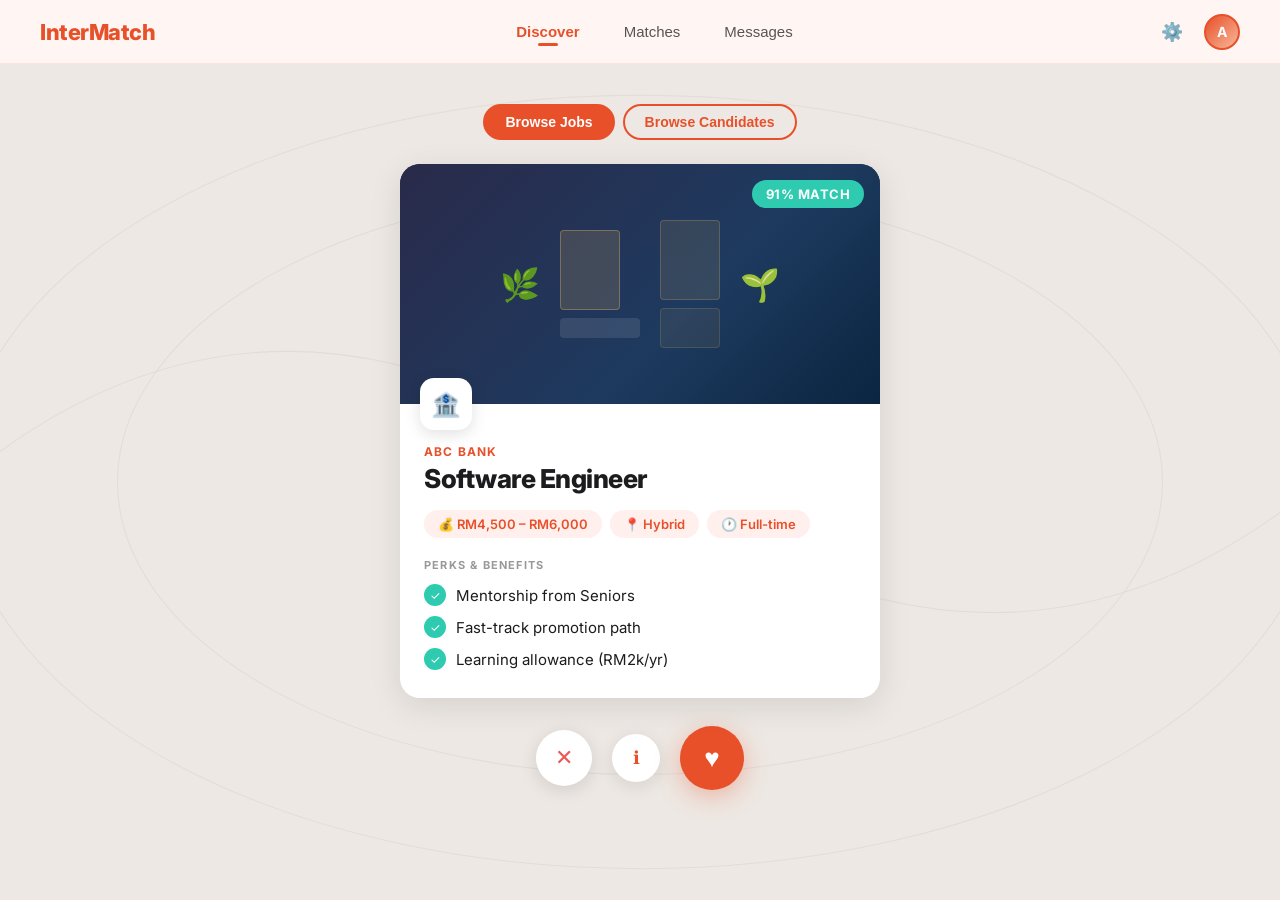
<file: index.html>
<!DOCTYPE html>
<html lang="en">
<head>
<meta charset="UTF-8">
<meta name="viewport" content="width=device-width, initial-scale=1.0">
<title>InterMatch – Recruitment Reimagined</title>
<link rel="stylesheet" href="style.css">
<base target="_blank">
</head>
<body>

<!-- NAV -->
<nav>
  <div class="logo">InterMatch</div>
  <div class="nav-tabs">
    <button class="nav-tab active" onclick="showScreen('discover', this)">Discover</button>
    <button class="nav-tab" onclick="showScreen('matches', this)">Matches</button>
    <button class="nav-tab" onclick="showScreen('messages', this)">Messages</button>
  </div>
  <div class="nav-right">
    <div class="nav-icon" title="Settings">⚙️</div>
    <div class="avatar">A</div>
  </div>
</nav>

<!-- ══ DISCOVER ══ -->
<div id="discover" class="screen active">
  <div class="card-mode-toggle">
    <button class="mode-btn active" id="modeJobs" onclick="setMode('jobs')">Browse Jobs</button>
    <button class="mode-btn" id="modeCandidates" onclick="setMode('candidates')">Browse Candidates</button>
  </div>

  <div class="swipe-stack" id="swipeStack">
    <!-- Cards injected by JS -->
  </div>

  <div class="swipe-actions">
    <button class="action-btn btn-pass" onclick="swipe('left')" title="Pass">✕</button>
    <button class="action-btn btn-info" title="More info">ℹ</button>
    <button class="action-btn btn-like" onclick="swipe('right')" title="Interested">♥</button>
  </div>
</div>

<!-- ══ MATCHES ══ -->
<div id="matches" class="screen">
  <div class="page-title">Your Matches</div>
  <div class="page-subtitle">Manage your professional connections and active conversations.</div>

  <div class="section-header">
    <div class="section-title">New Matches</div>
    <div class="new-badge">4 New</div>
  </div>
  <div class="new-matches-row" id="newMatchesRow"></div>

  <div class="section-header">
    <div class="section-title">Conversations</div>
    <div class="convo-search">🔍 Search chats...</div>
  </div>
  <div class="conversations" id="convoList"></div>
</div>

<!-- ══ MESSAGES ══ -->
<div id="messages" class="screen">
  <div class="msg-sidebar">
    <div class="section-title" style="margin-bottom:16px">Messages</div>
    <div id="msgSidebarList"></div>
  </div>
  <div class="msg-main">
    <div class="msg-header">
      <div class="msg-header-av">🏦</div>
      <div>
        <div class="msg-header-name">Marcus Chen · TechFlow</div>
        <div class="msg-header-status">● Online</div>
      </div>
    </div>
    <div class="msg-body" id="msgBody">
      <div>
        <div class="bubble them">Hey! We loved your portfolio. When are you free to chat about the lead role?</div>
        <div class="bubble-time">Oct 24, 10:42 AM</div>
      </div>
      <div>
        <div class="bubble me">Thanks so much! I'm available this Thursday afternoon or Friday morning.</div>
        <div class="bubble-time">Oct 24, 11:05 AM</div>
      </div>
      <div>
        <div class="bubble them">Thursday works great. I'll send over a calendar invite for 2 PM.</div>
        <div class="bubble-time">Oct 24, 11:18 AM</div>
      </div>
      <div>
        <div class="bubble me">Perfect, looking forward to it! 🙌</div>
        <div class="bubble-time">Oct 24, 11:20 AM</div>
      </div>
    </div>
    <div class="msg-input-row">
      <input class="msg-input" id="msgInput" placeholder="Type a message..." onkeydown="handleMsgKey(event)">
      <button class="send-btn" onclick="sendMessage()">➤</button>
    </div>
  </div>
</div>

<!-- ══ MATCH MODAL ══ -->
<div class="modal-overlay" id="matchModal">
  <div class="match-modal">
    <div class="match-heart">❤️</div>
    <div class="match-avatars">
      <div class="match-av">😊</div>
      <div class="match-av company" id="modalCompanyIcon">🏦</div>
    </div>
    <div class="match-title">It's a Match!</div>
    <div class="match-subtitle">You and <strong id="modalCompanyName">ABC Bank</strong> have expressed interest.</div>
    <button class="btn-primary" onclick="goToMessages()">💬 Send a Message</button>
    <button class="btn-secondary" onclick="closeModal()">Keep Swiping →</button>
    <div class="compat-badge"><div class="compat-dot"></div><span id="modalCompat">94% Compatibility Match</span></div>
  </div>
</div>

<script src="script.js"></script>
</body>
</html>
</file>
<file: style.css>
@import url('https://fonts.googleapis.com/css2?family=Inter:wght@400;500;600;700;800&display=swap');

  *, *::before, *::after { box-sizing: border-box; margin: 0; padding: 0; }

  :root {
    --brand: #E8502A;
    --brand-light: #FFF0ED;
    --brand-hover: #c93f1d;
    --teal: #2ECBB0;
    --teal-light: #D6F6F1;
    --dark: #1C1C1E;
    --mid: #555;
    --soft: #999;
    --bg: #FFF6F4;
    --white: #ffffff;
    --card-shadow: 0 8px 32px rgba(0,0,0,0.10);
    --radius: 20px;
  }

  body {
    font-family: 'Inter', sans-serif;
    background: var(--bg);
    color: var(--dark);
    min-height: 100vh;
  }

  /* ── NAV ── */
  nav {
    position: sticky; top: 0; z-index: 100;
    background: rgba(255,246,244,0.92);
    backdrop-filter: blur(12px);
    border-bottom: 1px solid rgba(232,80,42,0.10);
    display: flex; align-items: center; justify-content: space-between;
    padding: 0 40px; height: 64px;
  }
  .logo { font-size: 22px; font-weight: 800; color: var(--brand); letter-spacing: -0.5px; }
  .nav-tabs { display: flex; gap: 4px; }
  .nav-tab {
    padding: 8px 20px; border-radius: 30px;
    font-size: 15px; font-weight: 500; color: var(--mid);
    cursor: pointer; border: none; background: transparent;
    transition: all .2s;
    position: relative;
  }
  .nav-tab.active { color: var(--brand); font-weight: 700; }
  .nav-tab.active::after {
    content: ''; position: absolute; bottom: 2px; left: 50%; transform: translateX(-50%);
    width: 20px; height: 3px; border-radius: 2px; background: var(--brand);
  }
  .nav-tab:hover { background: var(--brand-light); color: var(--brand); }
  .nav-right { display: flex; align-items: center; gap: 14px; }
  .nav-icon { width: 36px; height: 36px; display: flex; align-items: center; justify-content: center;
    border-radius: 50%; cursor: pointer; color: var(--mid); font-size: 18px;
    transition: background .2s; }
  .nav-icon:hover { background: var(--brand-light); color: var(--brand); }
  .avatar { width: 36px; height: 36px; border-radius: 50%; background: linear-gradient(135deg,#e8502a,#f7b89a);
    border: 2px solid var(--brand); cursor: pointer; overflow: hidden; display: flex; align-items: center; justify-content: center;
    font-weight: 700; color: white; font-size: 14px; }

  /* ── SCREENS ── */
  .screen { display: none; }
  .screen.active { display: block; }

  /* ── DISCOVER ── */
  #discover {
    min-height: calc(100vh - 64px);
    background: url("data:image/svg+xml,%3Csvg xmlns='http://www.w3.org/2000/svg' width='1400' height='800' viewBox='0 0 1400 800'%3E%3Crect fill='%23ede8e3' width='1400' height='800'/%3E%3Cg opacity='.18'%3E%3Cellipse cx='700' cy='400' rx='650' ry='370' fill='none' stroke='%23aaa' stroke-width='1'/%3E%3Cellipse cx='700' cy='400' rx='500' ry='280' fill='none' stroke='%23aaa' stroke-width='1'/%3E%3Cpath d='M50 400 Q350 150 700 400 Q1050 650 1350 400' fill='none' stroke='%23aaa' stroke-width='1'/%3E%3C/g%3E%3C/svg%3E") center/cover;
    display: flex; flex-direction: column; align-items: center;
    padding: 40px 20px 100px;
    position: relative;
  }
  #discover.active { display: flex; }

  .swipe-stack {
    position: relative; width: 480px; max-width: 100%;
  }

  .job-card {
    background: var(--white);
    border-radius: var(--radius);
    box-shadow: var(--card-shadow);
    overflow: hidden;
    transition: transform .3s, opacity .3s;
    position: relative;
  }
  .job-card-img {
    width: 100%; height: 240px; object-fit: cover;
    background: linear-gradient(135deg, #1a1a2e 0%, #16213e 50%, #0f3460 100%);
    position: relative; display: flex; align-items: flex-end;
  }
  .job-card-img-inner {
    width: 100%; height: 100%;
    background: linear-gradient(135deg, #2a2a4a 0%, #1e3a5f 60%, #0a2540 100%);
    position: relative; overflow: hidden;
  }
  .office-illustration {
    position: absolute; bottom: 0; left: 0; right: 0; top: 0;
    display: flex; align-items: center; justify-content: center;
    gap: 20px;
  }
  .office-col { display: flex; flex-direction: column; gap: 8px; }
  .office-window { width: 60px; height: 80px; background: rgba(255,200,100,.15);
    border: 1px solid rgba(255,200,100,.3); border-radius: 4px; }
  .office-plant { font-size: 32px; }
  .office-desk { width: 80px; height: 20px; background: rgba(255,255,255,.1); border-radius: 4px; }

  .match-badge {
    position: absolute; top: 16px; right: 16px;
    background: var(--teal); color: white;
    font-size: 13px; font-weight: 700; padding: 6px 14px;
    border-radius: 30px; letter-spacing: .5px;
  }
  .company-icon {
    position: absolute; left: 20px; bottom: -26px;
    width: 52px; height: 52px; border-radius: 14px;
    background: white; box-shadow: 0 4px 16px rgba(0,0,0,.12);
    display: flex; align-items: center; justify-content: center;
    font-size: 24px;
  }
  .job-card-body { padding: 40px 24px 28px; }
  .company-name { font-size: 12px; font-weight: 700; color: var(--brand); letter-spacing: 1.2px; text-transform: uppercase; margin-bottom: 4px; }
  .job-title { font-size: 26px; font-weight: 800; color: var(--dark); margin-bottom: 16px; letter-spacing: -0.5px; }
  .job-tags { display: flex; flex-wrap: wrap; gap: 8px; margin-bottom: 20px; }
  .job-tag {
    display: flex; align-items: center; gap: 6px;
    background: var(--brand-light); color: var(--brand);
    font-size: 13px; font-weight: 600; padding: 6px 14px;
    border-radius: 30px;
  }
  .perks-label { font-size: 11px; font-weight: 700; color: var(--soft); letter-spacing: 1.2px; text-transform: uppercase; margin-bottom: 12px; }
  .perks-list { list-style: none; display: flex; flex-direction: column; gap: 10px; }
  .perks-list li { display: flex; align-items: center; gap: 10px; font-size: 15px; color: var(--dark); }
  .perk-check { width: 22px; height: 22px; background: var(--teal); border-radius: 50%;
    display: flex; align-items: center; justify-content: center; flex-shrink: 0; color: white; font-size: 12px; }

  /* Candidate card */
  .candidate-card {
    background: var(--white);
    border-radius: var(--radius);
    box-shadow: var(--card-shadow);
    overflow: hidden;
    transition: transform .3s, opacity .3s;
    position: relative;
  }
  .candidate-img {
    width: 100%; height: 280px;
    background: linear-gradient(135deg, #f5f0eb 0%, #ece5dd 100%);
    position: relative; display: flex; align-items: center; justify-content: center;
    font-size: 80px;
  }
  .candidate-photo {
    width: 100%; height: 100%; object-fit: cover;
    display: flex; align-items: center; justify-content: center;
    background: linear-gradient(160deg, #f0ebe4 30%, #ddd6cc 100%);
    font-size: 100px; color: #bbb;
  }
  .candidate-score-badge {
    position: absolute; top: 16px; right: 16px;
    background: white; border-radius: 14px; padding: 10px 16px;
    box-shadow: 0 4px 16px rgba(0,0,0,.12); text-align: center;
  }
  .score-label { font-size: 10px; font-weight: 700; color: var(--teal); letter-spacing: 1.2px; text-transform: uppercase; }
  .score-value { font-size: 22px; font-weight: 800; color: var(--teal); }
  .candidate-meta {
    position: absolute; bottom: 16px; left: 16px; right: 16px;
    display: flex; gap: 8px;
  }
  .meta-chip {
    background: rgba(255,255,255,.92); backdrop-filter: blur(6px);
    border-radius: 20px; padding: 5px 12px;
    font-size: 12px; font-weight: 600; color: var(--dark);
    display: flex; align-items: center; gap: 6px;
  }
  .meta-chip span { color: var(--brand); }
  .candidate-body { padding: 24px; }
  .candidate-name { font-size: 24px; font-weight: 800; letter-spacing: -0.5px; margin-bottom: 4px; }
  .candidate-field { font-size: 15px; color: var(--mid); margin-bottom: 20px; }
  .skills-label, .interests-label { font-size: 11px; font-weight: 700; color: var(--soft); letter-spacing: 1.2px; text-transform: uppercase; margin-bottom: 10px; }
  .skills-row { display: flex; flex-wrap: wrap; gap: 8px; margin-bottom: 20px; }
  .skill-tag {
    background: var(--teal); color: white;
    font-size: 13px; font-weight: 600; padding: 7px 14px;
    border-radius: 30px; display: flex; align-items: center; gap: 6px;
  }
  .interests-list { list-style: none; display: flex; flex-direction: column; gap: 8px; }
  .interests-list li { display: flex; align-items: center; gap: 8px; font-size: 14px; color: var(--dark); }
  .interest-dot { width: 8px; height: 8px; border-radius: 50%; background: var(--brand); flex-shrink: 0; }

  /* Card switcher */
  .card-mode-toggle {
    display: flex; gap: 8px; margin-bottom: 24px;
  }
  .mode-btn {
    padding: 8px 20px; border-radius: 30px; border: 2px solid var(--brand);
    font-size: 14px; font-weight: 600; cursor: pointer; transition: all .2s;
    background: transparent; color: var(--brand);
  }
  .mode-btn.active { background: var(--brand); color: white; }

  /* Swipe actions */
  .swipe-actions {
    display: flex; align-items: center; justify-content: center; gap: 20px;
    margin-top: 28px;
  }
  .action-btn {
    border: none; cursor: pointer; border-radius: 50%;
    display: flex; align-items: center; justify-content: center;
    transition: transform .15s, box-shadow .15s;
  }
  .action-btn:hover { transform: scale(1.12); }
  .btn-pass {
    width: 56px; height: 56px;
    background: white; box-shadow: 0 4px 18px rgba(0,0,0,.12);
    color: #e55; font-size: 22px;
  }
  .btn-info {
    width: 48px; height: 48px;
    background: white; box-shadow: 0 4px 18px rgba(0,0,0,.10);
    color: var(--brand); font-size: 18px;
  }
  .btn-like {
    width: 64px; height: 64px;
    background: var(--brand); box-shadow: 0 6px 24px rgba(232,80,42,.35);
    color: white; font-size: 26px;
  }

  /* Swipe animation */
  .card-exit-left { animation: exitLeft .4s forwards; }
  .card-exit-right { animation: exitRight .4s forwards; }
  @keyframes exitLeft { to { transform: translateX(-120%) rotate(-20deg); opacity: 0; } }
  @keyframes exitRight { to { transform: translateX(120%) rotate(20deg); opacity: 0; } }

  /* ── MATCH MODAL ── */
  .modal-overlay {
    position: fixed; inset: 0; z-index: 999;
    background: rgba(255,246,244,0.95); backdrop-filter: blur(8px);
    display: none; align-items: center; justify-content: center;
  }
  .modal-overlay.open { display: flex; }
  .match-modal {
    background: white; border-radius: 28px;
    box-shadow: 0 20px 80px rgba(0,0,0,.15);
    padding: 48px 40px;
    max-width: 400px; width: 90%;
    text-align: center;
    animation: popIn .4s cubic-bezier(.34,1.56,.64,1);
  }
  @keyframes popIn { from { transform: scale(.8); opacity: 0; } to { transform: scale(1); opacity: 1; } }
  .match-heart { font-size: 44px; margin-bottom: 20px; }
  .match-avatars { display: flex; align-items: center; justify-content: center; gap: -12px; margin-bottom: 28px; }
  .match-av {
    width: 80px; height: 80px; border-radius: 50%; border: 3px solid white;
    box-shadow: 0 4px 16px rgba(0,0,0,.15);
    background: linear-gradient(135deg,#e8502a,#f7b89a);
    display: flex; align-items: center; justify-content: center; font-size: 32px;
    margin: 0 -8px;
  }
  .match-av.company { background: white; border: 3px solid #eee; font-size: 28px; }
  .match-title { font-size: 28px; font-weight: 800; margin-bottom: 8px; letter-spacing: -0.5px; }
  .match-subtitle { font-size: 15px; color: var(--mid); margin-bottom: 28px; }
  .match-subtitle strong { color: var(--dark); }
  .btn-primary {
    display: flex; align-items: center; justify-content: center; gap: 8px;
    width: 100%; padding: 16px; border-radius: 30px;
    background: var(--brand); color: white;
    font-size: 16px; font-weight: 700;
    border: none; cursor: pointer;
    margin-bottom: 12px;
    transition: background .2s, transform .15s;
  }
  .btn-primary:hover { background: var(--brand-hover); transform: translateY(-1px); }
  .btn-secondary {
    display: flex; align-items: center; justify-content: center; gap: 8px;
    width: 100%; padding: 15px; border-radius: 30px;
    background: var(--brand-light); color: var(--dark);
    font-size: 15px; font-weight: 600;
    border: 2px solid transparent; cursor: pointer;
    margin-bottom: 16px;
    transition: background .2s;
  }
  .btn-secondary:hover { background: #f5e0db; }
  .compat-badge {
    display: inline-flex; align-items: center; gap: 8px;
    background: var(--teal-light); color: var(--teal);
    font-size: 13px; font-weight: 700;
    padding: 7px 16px; border-radius: 30px;
  }
  .compat-dot { width: 8px; height: 8px; border-radius: 50%; background: var(--teal); }

  /* ── MATCHES PAGE ── */
  #matches { padding: 40px; }
  #matches.active { display: block; }
  .page-title { font-size: 28px; font-weight: 800; margin-bottom: 6px; }
  .page-subtitle { font-size: 15px; color: var(--mid); margin-bottom: 36px; }

  .section-header { display: flex; align-items: center; justify-content: space-between; margin-bottom: 20px; }
  .section-title { font-size: 20px; font-weight: 700; }
  .new-badge { background: var(--brand); color: white; font-size: 12px; font-weight: 700; padding: 4px 12px; border-radius: 20px; }

  .new-matches-row { display: flex; gap: 20px; margin-bottom: 40px; flex-wrap: wrap; }
  .match-thumb {
    display: flex; flex-direction: column; align-items: center; gap: 8px; cursor: pointer;
  }
  .match-thumb-av {
    width: 72px; height: 72px; border-radius: 50%;
    border: 3px solid var(--brand); position: relative;
    background: linear-gradient(135deg,#e8502a,#f7b89a);
    display: flex; align-items: center; justify-content: center;
    font-size: 28px; overflow: hidden;
  }
  .match-thumb-pct {
    position: absolute; bottom: -2px; right: -4px;
    background: var(--teal); color: white;
    font-size: 10px; font-weight: 700;
    padding: 2px 5px; border-radius: 10px;
    border: 2px solid white;
  }
  .match-thumb-name { font-size: 12px; font-weight: 600; color: var(--dark); text-align: center; }

  .conversations { display: flex; flex-direction: column; gap: 0; }
  .convo-search {
    display: flex; align-items: center; gap: 8px;
    background: white; border-radius: 30px; padding: 8px 16px;
    box-shadow: 0 2px 10px rgba(0,0,0,.07); color: var(--soft);
    font-size: 14px; border: none; outline: none; cursor: text;
    min-width: 180px;
  }
  .convo-item {
    display: flex; align-items: center; gap: 16px;
    padding: 18px 0; border-bottom: 1px solid rgba(0,0,0,.06);
    cursor: pointer; transition: background .15s; border-radius: 12px;
    padding-left: 12px; padding-right: 12px;
    margin: 0 -12px;
  }
  .convo-item:hover { background: var(--brand-light); }
  .convo-av {
    width: 52px; height: 52px; border-radius: 50%;
    background: linear-gradient(135deg,#ccc,#aaa);
    flex-shrink: 0; display: flex; align-items: center; justify-content: center;
    font-size: 22px; position: relative; overflow: hidden;
  }
  .convo-online { position: absolute; bottom: 2px; right: 2px; width: 12px; height: 12px;
    border-radius: 50%; background: var(--teal); border: 2px solid white; }
  .convo-info { flex: 1; min-width: 0; }
  .convo-name-row { display: flex; justify-content: space-between; align-items: center; margin-bottom: 4px; }
  .convo-name { font-size: 15px; font-weight: 700; }
  .convo-date { font-size: 12px; color: var(--soft); }
  .convo-msg { font-size: 14px; color: var(--mid); white-space: nowrap; overflow: hidden; text-overflow: ellipsis; }
  .convo-msg.unread { font-weight: 700; color: var(--dark); }
  .unread-dot { width: 10px; height: 10px; border-radius: 50%; background: var(--brand); flex-shrink: 0; }

  /* ── MESSAGES PAGE ── */
  #messages { display: none; }
  #messages.active { display: flex; height: calc(100vh - 64px); }
  .msg-sidebar {
    width: 320px; border-right: 1px solid rgba(0,0,0,.08);
    padding: 24px 20px; overflow-y: auto; background: white;
  }
  .msg-main {
    flex: 1; display: flex; flex-direction: column; background: var(--bg);
  }
  .msg-header {
    padding: 20px 24px; border-bottom: 1px solid rgba(0,0,0,.08);
    background: white; display: flex; align-items: center; gap: 14px;
  }
  .msg-header-av { width: 44px; height: 44px; border-radius: 50%;
    background: linear-gradient(135deg,#e8502a,#f7b89a);
    display: flex; align-items: center; justify-content: center; font-size: 20px; }
  .msg-header-name { font-size: 16px; font-weight: 700; }
  .msg-header-status { font-size: 13px; color: var(--teal); }
  .msg-body { flex: 1; overflow-y: auto; padding: 24px; display: flex; flex-direction: column; gap: 12px; }
  .bubble { max-width: 68%; padding: 12px 16px; border-radius: 18px; font-size: 14px; line-height: 1.5; }
  .bubble.them { background: white; box-shadow: 0 2px 8px rgba(0,0,0,.07); align-self: flex-start; border-radius: 18px 18px 18px 4px; }
  .bubble.me { background: var(--brand); color: white; align-self: flex-end; border-radius: 18px 18px 4px 18px; }
  .bubble-time { font-size: 11px; color: var(--soft); margin-top: 4px; }
  .bubble.me .bubble-time { color: rgba(255,255,255,.7); text-align: right; }
  .msg-input-row {
    padding: 16px 24px; background: white; border-top: 1px solid rgba(0,0,0,.08);
    display: flex; gap: 12px; align-items: center;
  }
  .msg-input {
    flex: 1; border: 1.5px solid #eee; border-radius: 30px;
    padding: 12px 18px; font-size: 14px; font-family: inherit; outline: none;
    background: var(--bg); transition: border .2s;
  }
  .msg-input:focus { border-color: var(--brand); }
  .send-btn {
    width: 44px; height: 44px; border-radius: 50%; background: var(--brand);
    border: none; cursor: pointer; color: white; font-size: 18px;
    display: flex; align-items: center; justify-content: center;
    transition: background .2s;
  }
  .send-btn:hover { background: var(--brand-hover); }

  /* Empty state */
  .empty-card {
    background: white; border-radius: var(--radius);
    box-shadow: var(--card-shadow); padding: 48px;
    text-align: center; max-width: 480px;
  }
  .empty-emoji { font-size: 56px; margin-bottom: 16px; }
  .empty-title { font-size: 22px; font-weight: 800; margin-bottom: 8px; }
  .empty-sub { font-size: 15px; color: var(--mid); }
</file>
